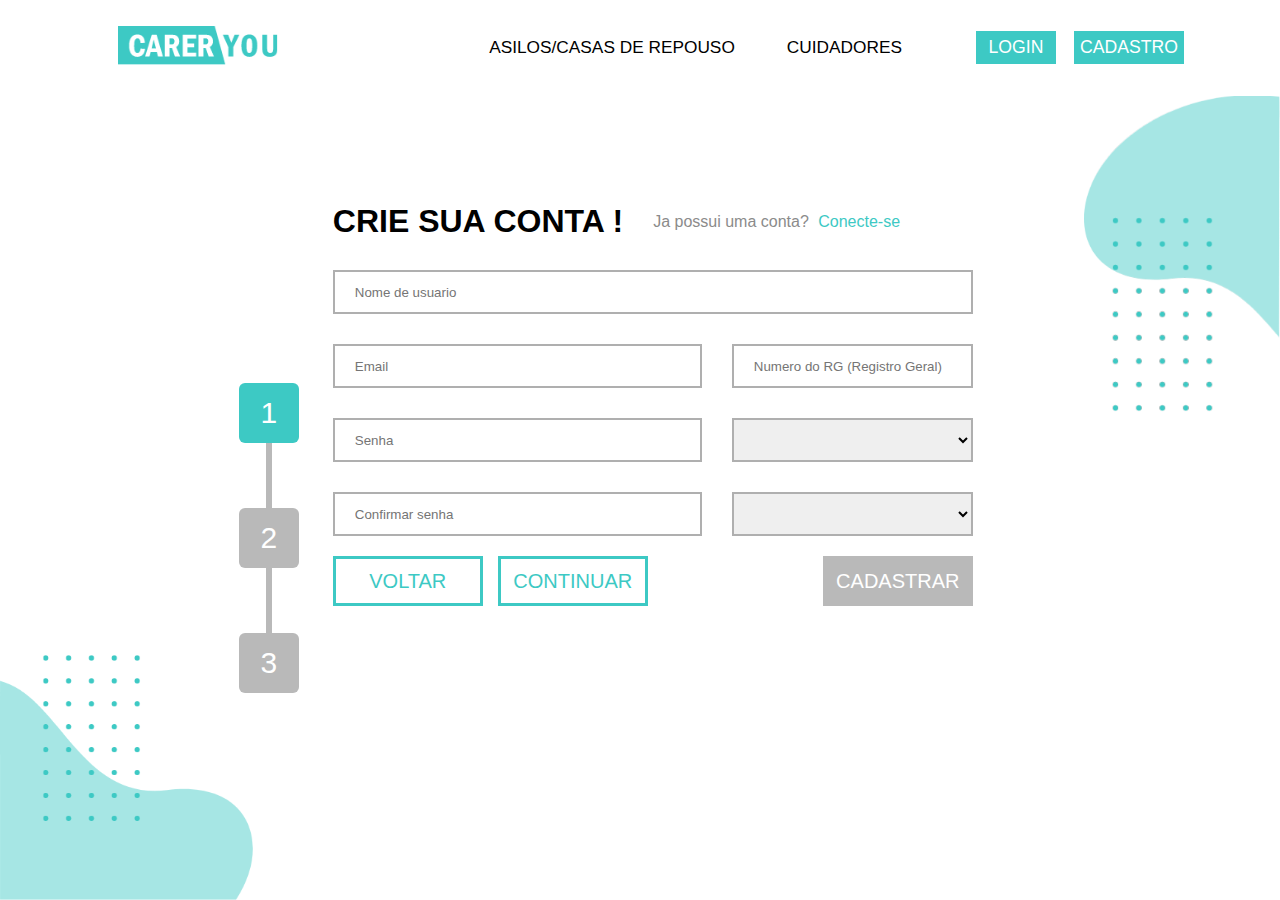
<file: MVC/View/cadastro.html>
<!DOCTYPE html>
<html lang="pt-br">
<head>
    <meta charset="UTF-8">
    <meta http-equiv="X-UA-Compatible" content="IE=edge">
    <meta name="viewport" content="width=device-width, initial-scale=1.0">
    <link rel="stylesheet" href="assets/css/cadastro.css">
    <link rel="stylesheet" href="assets/css/Nav-scadastro.css">
    <link rel="stylesheet" type="text/css" href="https://cdnjs.cloudflare.com/ajax/libs/font-awesome/6.0.0-beta2/css/all.min.css">
    
    <title>Cadastro</title>
</head>
<body>
    <header>
        <nav class="navbar">
            <input id="hamburger"type="checkbox" style="display:none">
            <label for="hamburger">
                <div class="hamburger"></div>
            </label>
            
            <a href="home.php"><img id="logo-monitor"src="assets/img/logo.png"></a>
            <ul>
                
                <li href="#"><a href="#">ASILOS/CASAS DE REPOUSO</a></li>
                <li><a href="#">CUIDADORES</a></li>
                <li class="nav-menu"><a href="#">SOBRE NÓS</a></li>
                <li class="nav-menu"><a href="#">CONTATE-NOS</a></li>
                <li class="nav-menu"><a href="#">FAQ</a></li>
                
                
                
              
            </ul>
            <a  href="login.html"><img id="icon-entrar"src="assets/img/login.png"></a>
            
            <a class="buttons-lc" href="login.php"><button id="nav-entrar">LOGIN</button></a>
            <a class="buttons-lc" href="cadastro.php"><button id="nav-cadastro">CADASTRO</button></a>
            

        </nav></header>
        <div class="content">
            <div class="pngLeft"><img src="assets/img/cadastro-leftpng.png"></div>
            <div class="cadastro">
                <div class="column-passos">
                    <div class="caixa" id="caixa1">1</div>
                    <div class="linha"></div>
                    <div class="caixa" id="caixa2">2</div>
                    <div class="linha"></div>
                    <div class="caixa" id="caixa3">3</div>
                </div>

                <div class="cadastro-form-div">

                    <div class="input-side">
                        <div class="titulo">
                            <h1>CRIE SUA CONTA !</h1>
                            <div class="subtitulo">Ja possui uma conta? <a href="#">Conecte-se</a></div>
                        </div>
                        <div class="input-div">

                            <div class="column-passos2">
                                    <div class="caixa2" id="caixa1">1</div>
                                    <div class="linha2"></div>
                                    <div class="caixa2" id="caixa2">2</div>
                                    <div class="linha2"></div>
                                    <div class="caixa2" id="caixa3">3</div>
                            </div>

                            <form>
                                <div class="parte1">
                                    <input class="nome"type="text" placeholder="Nome de usuario">
                                    <div class="quebraform">
                                        <div class="quebra-esquerda">
                                            <input type="email" placeholder="Email">
                                            <input type="password" placeholder="Senha">
                                            <input type="password" placeholder="Confirmar senha">
                                        </div>
                                        <div class="quebra-direita">
                                            <input type="text" placeholder="Numero do RG (Registro Geral)">
                                            <div class="quebra-direitapp">
                                                    <select placeholder="Região"class="quebraInput"name="cars" id="cars">
                                                            <option value="volvo">Masculino</option>
                                                            <option value="saab">Feminino</option>
                                                            <option value="saab">Prefiro não informar</option>
                                                            
                                                    </select>
                                                    <select placeholder="Gênero"class="quebraInput"name="cars" id="cars">
                                                            <option value="volvo">São Paulo</option>
                                                            <option value="saab">Santos</option>
                                                    </select>
                                                
                                            </div> 
                                        </div>
                                    </div>
                                    
                                </div>
                                <div class="parte2">
                                    <input type="radio" id="html" name="fav_language" value="HTML">
                                    <label for="html">HTML</label><br>
                                   <div class="OPcuidador">a</div>
                                   <div class="OPcliente">b</div>
                                </div>
                                <div class="parte3">
                                   3
                                </div>
    
                                
                                
                            </form>
                        </div>
                       
                    </div>

                    <div class="cadastro-nav">
                        <div class="NextBackdiv">
                            <button class="btnVoltar" onclick="voltar()">VOLTAR</button>
                            <button class="btnContinuar"onclick="proximo()">CONTINUAR</button>
                        </div>
                        <button class="cadastrar">CADASTRAR</button>
                    </div>

                </div>

            </div>
            <div class="pngRight"><img src="assets/img/cadastro-rightpng.png"></div>
        </div>
        <script src="scripts/cadastro.js"></script>
    
</body>
</html>
</file>
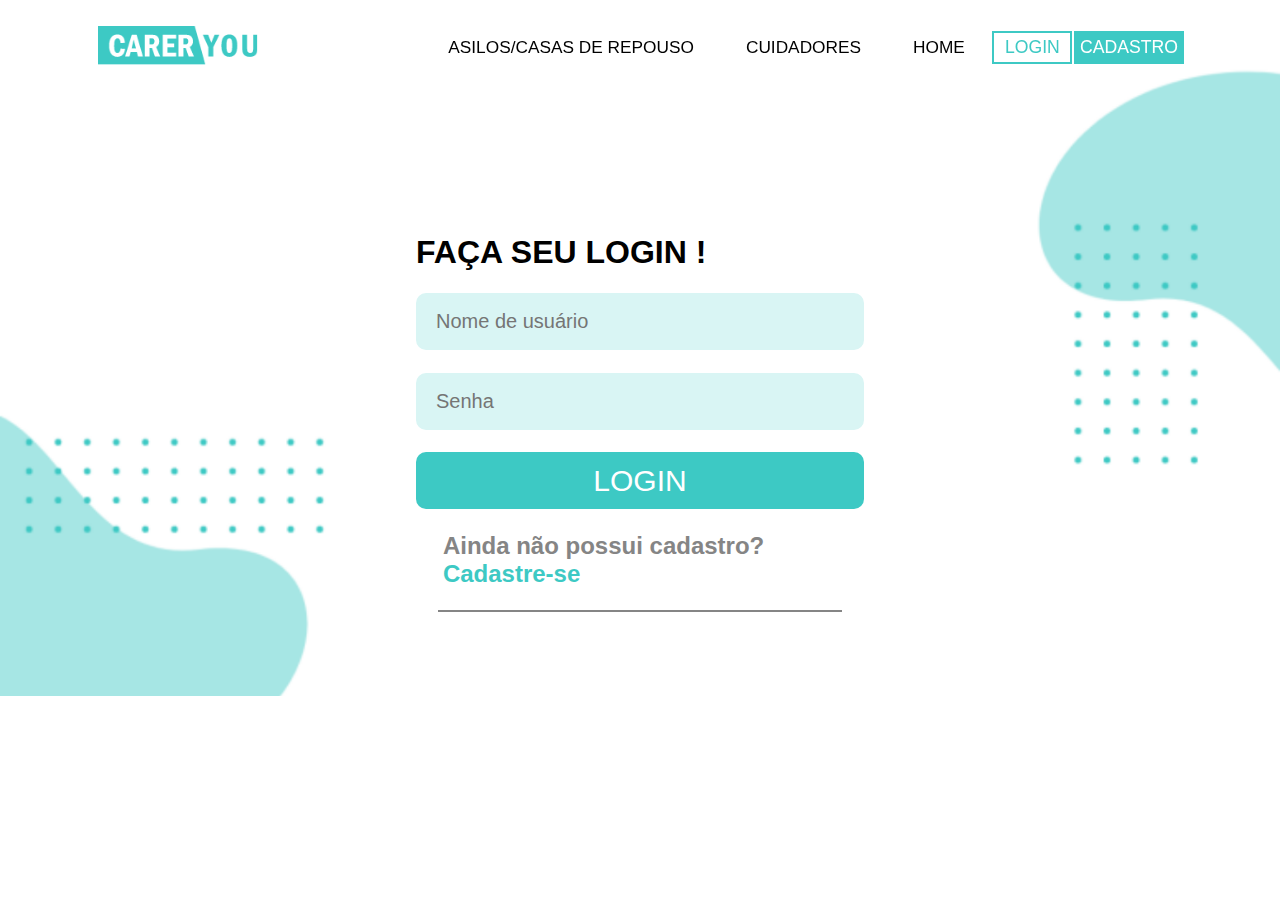
<file: MVC/View/login.html>
<!DOCTYPE html>
<html lang="en">
<head>
    <meta charset="UTF-8">
    <meta http-equiv="X-UA-Compatible" content="IE=edge">
    <meta name="viewport" content="width=device-width, initial-scale=1.0">
    <title>Login</title>
    <link rel="stylesheet" href="assets/css/Nav-scadastro.css">
    <link rel="stylesheet" href="assets/css/login.css">
   <!---kakaka-->
    
</head>
<body>
    <header>
        <nav class="navbar">
           <input id="hamburger"type="checkbox" style="display:none">
            <label for="hamburger">
                <div onclick="formf()" class="hamburger"></div>
            </label>
            
            <a  href="home.html"><img id="logo-monitor"src="assets/img/logo.png"></a>
            <ul>
                
                <li href="#"><a href="#">ASILOS/CASAS DE REPOUSO</a></li>
                <li><a href="#">CUIDADORES</a></li>
                <li><a href="home.html">HOME</a></li>
                <li class="nav-menu"><a href="#">SOBRE NÓS</a></li>
                <li class="nav-menu"><a href="#">CONTATE-NOS</a></li>
                <li class="nav-menu"><a href="#">FAQ</a></li>
                
                
                
              
            </ul> 
            
            <img id="icon-entrar"src="assets/img/login.png">
            <a class="buttons-lc" href="login.html"><button id="nav-entrar">LOGIN</button></a>
            <a class="buttons-lc" href="cadastro.html"><button id="nav-cadastro">CADASTRO</button></a>

        </nav>
    </header>
    
    <div id="main">
        <h1 >FAÇA SEU LOGIN !</h1>
        <form action="" autocomplete="on">
            <input class="input-style"type="text" placeholder="Nome de usuário">
            <input class="input-style"type="password" placeholder="Senha">
            <input id="submit"class="input-style"type="submit" value="LOGIN">
        </form>
        <h2 >Ainda não possui cadastro? <a href="cadastro.html">Cadastre-se</a></h2>
        <div id="linha"></div>
       
        
          

    </div>
  

   
    <script src="scripts/login.js"></script>
</body>
</html>
</file>
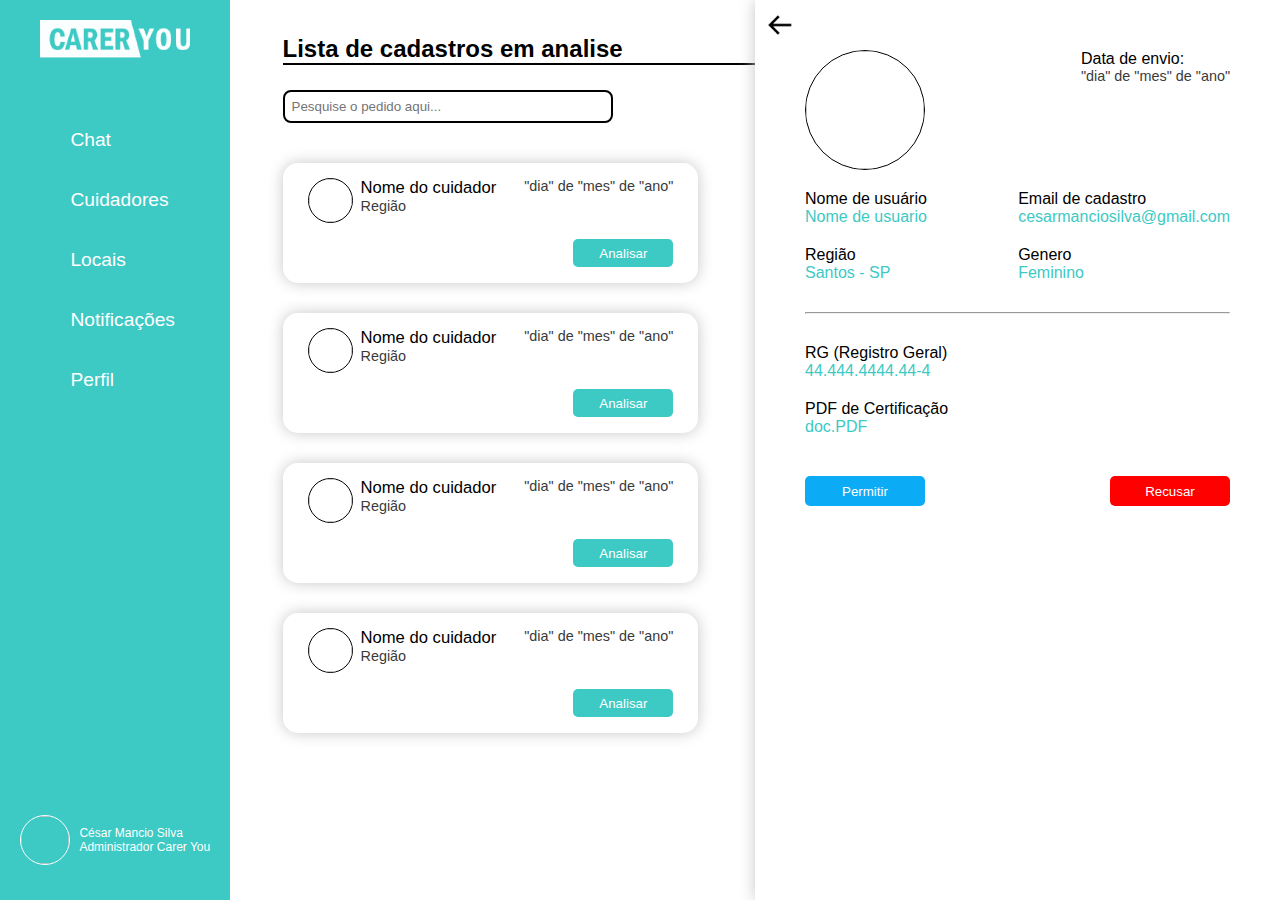
<file: Site/MVC/View/adm.html>
<!DOCTYPE html>
<html lang="en">
<head>
    <meta charset="UTF-8">
    <meta http-equiv="X-UA-Compatible" content="IE=edge">
    <meta name="viewport" content="width=device-width, initial-scale=1.0">
    <link href='https://unpkg.com/boxicons@2.1.1/css/boxicons.min.css' rel='stylesheet'>
    <link rel="stylesheet" href="assets/css/menu-adm.css">
    <link rel="stylesheet" href="assets/css/adm.css">
    <title>adm</title>
</head>
<body>
    <nav class="menu-side">
        <img class="logo" src="assets/img/logobranco.png">
        <ul class="lateral-navegação">
            <li class="Chat">Chat</li>
            <li class="Cuidadores" style="margin-bottom:0;">Cuidadores</li>
            <li class="sub-menu" onclick="analiseF()"id="analise">Analise</li>
            <li class="sub-menu" onclick="listaF()" id="listaCuid">Lista de cuidadores</li>

            <li class="Locais">Locais</li>
            <li class="Notificações">Notificações</li>
            <li class="Perfil">Perfil</li>
        </ul>
        <div class="bottom-profile">
            <img alt="">
            <ul>
                <li>César Mancio Silva</li>
                <li>Administrador Carer You</li>
            </ul>

        </div>
    </nav>
    <div class="Content-analise" >
        <div class="analise-content">
            
                <h2>Lista de cadastros em analise</h2>
                <div class="linha-title"></div>
                <input placeholder="Pesquise o pedido aqui..." type="search">

                <div class="card-analise">
                    <div class="header-card">
                        <div class="imgCard">
                           <img> 
                            <ul>
                                <li class="nome-cuidador">Nome do cuidador</li>
                                <li class="região-cuidador">Região</li>
                            </ul> 
                        </div>
                        <div class="data-envio">"dia" de "mes" de "ano"</div>
                    </div>
                    <button onclick="viewContent()">Analisar</button>
                </div>
                <div class="card-analise">
                    <div class="header-card">
                        <div class="imgCard">
                           <img> 
                            <ul>
                                <li class="nome-cuidador">Nome do cuidador</li>
                                <li class="região-cuidador">Região</li>
                            </ul> 
                        </div>
                        <div class="data-envio">"dia" de "mes" de "ano"</div>
                    </div>
                    <button onclick="viewContent()">Analisar</button>
                </div>
                <div class="card-analise">
                    <div class="header-card">
                        <div class="imgCard">
                           <img> 
                            <ul>
                                <li class="nome-cuidador">Nome do cuidador</li>
                                <li class="região-cuidador">Região</li>
                            </ul> 
                        </div>
                        <div class="data-envio">"dia" de "mes" de "ano"</div>
                    </div>
                    <button onclick="viewContent()">Analisar</button>
                </div>
                <div class="card-analise">
                    <div class="header-card">
                        <div class="imgCard">
                           <img> 
                            <ul>
                                <li class="nome-cuidador">Nome do cuidador</li>
                                <li class="região-cuidador">Região</li>
                            </ul> 
                        </div>
                        <div class="data-envio">"dia" de "mes" de "ano"</div>
                    </div>
                    <button onclick="viewContent()">Analisar</button>
                </div>
                
        
        </div>



        <div class="cuidador-content">
            <img onclick="closeContent()"class="backArrow"src="assets/img/arrow-back-regular-84.png">
            <div class="cuidador-header">
                <img>
                <ul>
                    <li>Data de envio:</li>
                    <li class="data-envio">"dia" de "mes" de "ano"</li>
                </ul>
            </div>
            <div class="info1">
                <div class="esquerda-info">
                    <ul class="nome-info">
                        <li>Nome de usuário</li>
                        <li class="selected-info">Nome de usuario</li>
                    </ul>
                    <ul class="região-info">
                        <li> Região</li>
                        <li class="selected-info">Santos - SP</li>
                    </ul>
                </div>
               <div class="esquerda-info">
                    <ul class="email-info">
                        <li>Email de cadastro</li>
                        <li class="selected-info">cesarmanciosilva@gmail.com</li>
                    </ul>
                    <ul class="Genero-info">
                        <li>Genero</li>
                        <li class="selected-info">Feminino</li>
                    </ul>
               </div>
                
            </div>
            <hr>
            <div class="info2">
                
                    <ul class="RG-info">
                        <li>RG (Registro Geral)</li>
                        <li class="selected-info">44.444.4444.44-4</li>
                    </ul>
                    <ul class="PDF-info">
                        <li>PDF de Certificação</li>
                        <li class="selected-info">doc.PDF</li>
                    </ul>
            </div>

            <div class="Button-div">
                <button class="Permitir">Permitir</button>
                <button class="Recusar">Recusar</button>
            </div>
            
            
        </div>
    </div>


    <script src="scripts/menu-adm.js"></script>
    <script src="scripts/adm.js"></script>
</body>
</html>
</file>
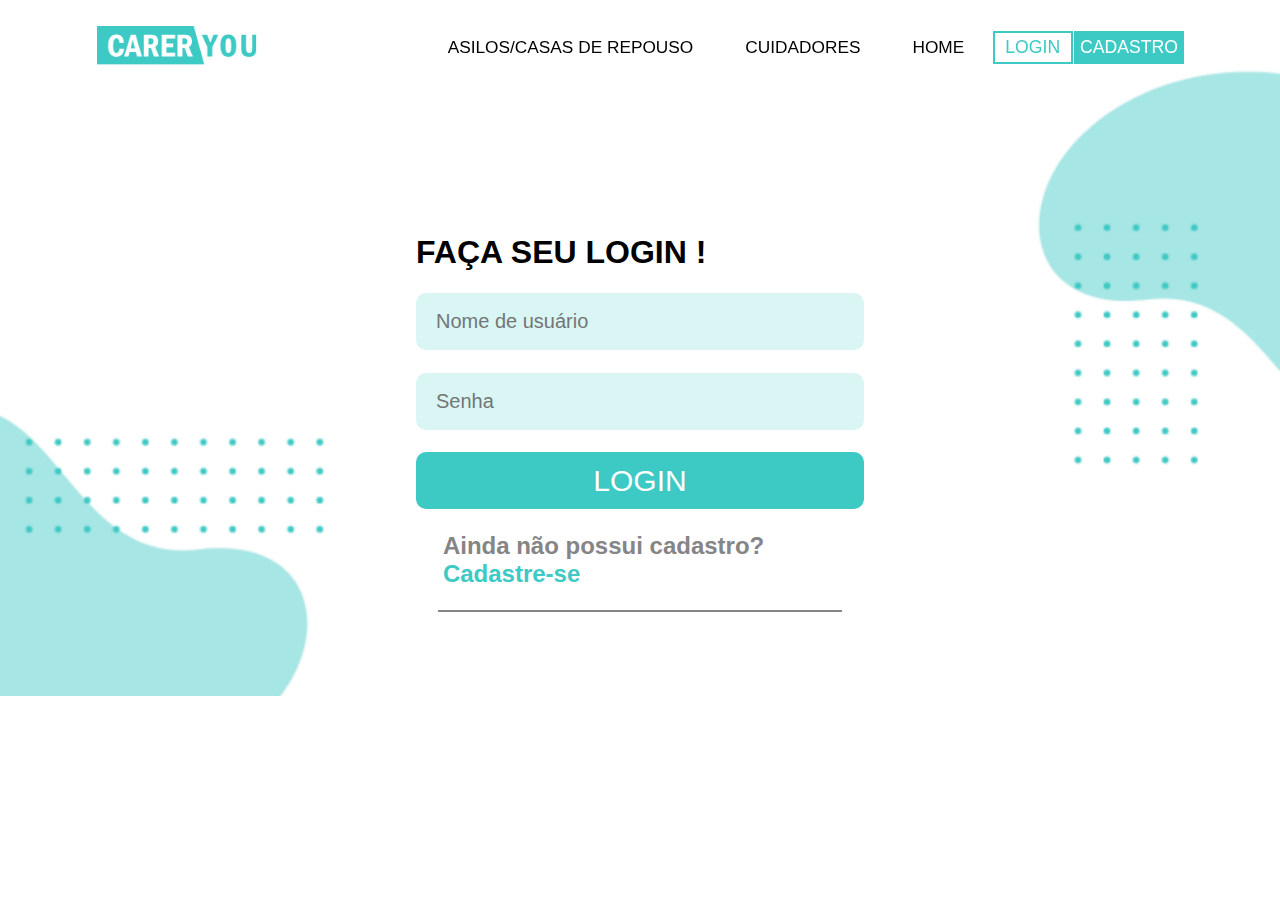
<file: Site/MVC/View/login.html>
<!DOCTYPE html>
<html lang="en">
<head>
    <meta charset="UTF-8">
    <meta http-equiv="X-UA-Compatible" content="IE=edge">
    <meta name="viewport" content="width=device-width, initial-scale=1.0">
    <title>Login</title>
    <link rel="stylesheet" href="assets/css/Nav-scadastro.css">
    <link rel="stylesheet" href="assets/css/login.css">
   <!---kakaka-->
    
</head>
<body>
    <header>
        <nav class="navbar">
           <input id="hamburger"type="checkbox" style="display:none">
            <label for="hamburger">
                <div onclick="formf()" class="hamburger"></div>
            </label>
            
            <a  href="home.php"><img id="logo-monitor"src="assets/img/logo.png"></a>
            <ul>
                
                <li href="#"><a href="#">ASILOS/CASAS DE REPOUSO</a></li>
                <li><a href="#">CUIDADORES</a></li>
                <li><a href="home.html">HOME</a></li>
                <li class="nav-menu"><a href="#">SOBRE NÓS</a></li>
                <li class="nav-menu"><a href="#">CONTATE-NOS</a></li>
                <li class="nav-menu"><a href="#">FAQ</a></li>
                
                
                
              
            </ul> 
            
            <a href="login.php"><img id="icon-entrar"src="assets/img/login.png"></a>
            <a class="buttons-lc" href="login.php"><button id="nav-entrar">LOGIN</button></a>
            <a class="buttons-lc" href="cadastro.php"><button id="nav-cadastro">CADASTRO</button></a>

        </nav>
    </header>
    
    <div id="main">
        <h1 >FAÇA SEU LOGIN !</h1>
        <form action="" autocomplete="on">
            <input class="input-style"type="text" placeholder="Nome de usuário">
            <input class="input-style"type="password" placeholder="Senha">
            <input id="submit"class="input-style"type="submit" value="LOGIN">
        </form>
        <h2 >Ainda não possui cadastro? <a href="cadastro.html">Cadastre-se</a></h2>
        <div id="linha"></div>
       
        
          

    </div>
  

   
    <script src="scripts/login.js"></script>
</body>
</html>
</file>
<file: MVC/View/assets/css/cadastro.css>
* {
    padding: 0;
    margin:0;
    box-sizing: border-box;
}
body, html{height: 100%;}
nav{
    background:white;
    z-index: 100;
}
.content{
    width:100vw;
    height:100%;
    
    padding-top:95px;
    
    display: flex;
    justify-content:space-between;
    
}
.pngLeft{
   height:calc(100% - 130px);
   width:18%;
   bottom:0;
   position:absolute; 
 
}
.pngLeft img{
    position: absolute;
    bottom:0;
    width:110%;
 }
.pngRight{
    height:calc(100% - 130px);
    width:18%;
    right:0;
    
    position:absolute; 
 }
 .pngRight img{
    width:85%;
    top:0;
    right:0;
    position:absolute;
    z-index: -10; 
 }
 .cadastro{
    height:calc(90% - 95px);
    width:60%;
    left:16%;
    right:16%;
    background:;
    position:absolute;
    display: flex; 
    top:20%;
 }
 .column-passos{
     height: 100%;
     width:20%;
     background:;
     display: flex;
     flex-direction: column;
     align-items: center;
     justify-content: center;
     background: ;
 }
 .column-passos .caixa{
     display: block;
     width: 60px;
     height: 60px;
     color:white;
     font-size: 30px;
     display: flex;
     align-items: center;
     justify-content: center;
     background: #3DC9C4;
     border-radius: 6px;
 }
 button{
     cursor:pointer;
 }
 .btnVoltar{
     display: block;
 }
 
 #caixa2, #caixa3{
     background:#b9b9b9;
 }
 .column-passos .linha{
    display: block;
    height: 65px;
     width: 6px;
     background:  #b9b9b9;
}
.column-passos2{
    width: 100%;
    height:50px;
    background:red;
    display: none;
} 
 .cadastro-form-div{
     width:100%;
     height:100%;
     
     padding-top: 3%;
 }
 .input-side{
     display: block;
 }
 .cadastro-form-div .input-side .titulo{
    width:100%;
    background:y;
    display: flex;
    align-items: center;
    flex-flow: wrap;

}
.cadastro-form-div .input-side .subtitulo{
    padding-left: 30px;
    COLOR:#8b8b8b;
}
.cadastro-form-div .input-side .subtitulo a{
    text-decoration: none;
    padding-left: 5px;
    color:#3DC9C4 ;
}
 .cadastro-form-div .cadastro-nav{
     width:100%;
     background:;
     padding-top: 20px;
     display: flex;
     justify-content: space-between;
    
}

.cadastro-nav button{
    width:150px;
    height: 50px;
    background-color: #b9b9b9;
    color:white;
    border:none;
    font-size: 20px;
}
.cadastro-nav .NextBackdiv{
    display:flex;

}
.cadastro-nav .NextBackdiv button{
    background: transparent;
    border: 3px solid #3DC9C4;
    color:#3DC9C4;
    font-size: 20px;

}
.cadastro-nav .NextBackdiv button:not(:first-child){
    background: transparent;
    border: 3px solid #3DC9C4;
    color:#3DC9C4;
    font-size: 20px;
    margin-left: 15px;

}
.input-side .input-div{
    padding-top: 0px;
    width:100%;
    background: ;
}
.input-side .input-div input{
    width: 100%;
    height: 0px;
    margin-top: 30px;
    padding: 20px;
    border:2px solid rgb(175, 175, 175);
}
.input-side .input-div select{
    width: 100%;
    height: 0px;
    margin-top: 30px;
    padding: 20px;
    border:2px solid rgb(175, 175, 175);
}

.parte2{
    display:none;
}
.parte3{
    display:none;
}    

.parte1 .quebraform{
    width: 100%;  
    display: flex;
    padding-top:0px ;
    

}

.quebraform .quebra-esquerda{
    width: 60%;
    padding-right:15px ;
    background: ;

}
.quebraform .quebra-direita{
    width: 40%;
    padding-left:15px ;
    background: ;

}
@media(max-width:990px){ 
    .cadastro{
        width:75%;
        left: 8%;
    right:22%;
    }
    
   
}
@media(max-width:821px){
    .cadastro-form-div .input-side .titulo{
        display: block;
    }
    .cadastro-form-div .input-side .subtitulo {
        padding-left: 0px;
        COLOR: #8b8b8b;
    }
    .parte1 .quebraform{
    width: 100%;  
    display: block;
    padding-top:0px ;
    }
    .quebraform .quebra-esquerda{
    width: 100%;
    padding-right:0px ;
    }
    .quebraform .quebra-direita{
    width: 100%;
    padding-left:0px ; 
    }
    .column-passos{
        display: none;
    }
    .column-passos2{
        margin-top: 20px;
        margin-bottom: 10px;
        width: 100%;
        align-items: center;
        display: flex;
        background: none;
    } 
    .column-passos2 .caixa2{
        width:200px;
        height: 60px;
        background: #3DC9C4;
        color: white;
        font-size: 30px;
        display: flex;
        align-items: center;
        justify-content: center;
        background: #3DC9C4;
        border-radius: 6px;
    
    } 
    .column-passos2 .linha2{
        width:80%;
        height: 8px;
        background:  #b9b9b9;
    
    } 
    .cadastro{
       top:12%;
        width:80%;
        left:10%;
        right:16%;
        
     }
     .pngLeft{
        display: none;
      
     }
     .pngRight{
        display: none;
      }
      .quebra-direitapp{
        display:flex;
        justify-content: space-between;
    }

    .parte1 .quebra-direitapp .quebraInput{
        width:47%;
    }
    
}
@media(max-width:610px){
    .cadastro-form-div .cadastro-nav .cadastrar{
        margin-top: 15px;
       
    }  
    .cadastro-form-div .cadastro-nav{
        display: block;
       
   }

}
@media(max-width:400px){
    h1{
        font-size:150%;
    }
    .subtitulo{
        font-size:90%;
    }
    .cadastro-nav{
        margin-top:0;
    }
    .cadastro-nav button{
        width:120px;
        height: 40px;
        
        font-size: 16px;
    }
    .cadastro-nav .NextBackdiv button{
        width:120px;
        height: 40px;
        
        font-size: 14px;
    }
    .cadastro-nav .NextBackdiv button:not(:first-child){
        font-size: 16px;
    }
    .input-side .input-div{
        width:100%;
    }
    .input-side .input-div input{
        width: 100%;
        height: 10px;
        margin-top: 10px;
        border:2px solid rgb(175, 175, 175);
    }
    .column-passos2{
        margin-top: 13px;
        margin-bottom: 3px;
       
    } 
    .column-passos2 .caixa2{
        width:180px;
        height: 45px;
        background: #3DC9C4;
        color: white;
        font-size: 30px;
        display: flex;
        align-items: center;
        justify-content: center;
        background: #3DC9C4;
        border-radius: 6px;
    
    } 


    
}
</file>
<file: MVC/View/assets/css/Nav-scadastro.css>
body{
    background:red;
}
*{
    margin:0;
    padding:0; 
    box-sizing: border-box;
    font-family: 'Franklin Gothic Medium', 'Arial Narrow', Arial, sans-serif;
}
body{

    background-color: rgb(255, 255, 255);
}
nav{
    display:flex;
    
    position:fixed;

    justify-content: space-between;
    padding-top:2%;
    padding-left:7.5%;
    padding-right:7.5%;
    padding-bottom: 2%;
    align-items: center;
    align-content: center;
    font-size: 108%;
     
     background-color: white;

     width:100%;
}
nav ul{
    list-style: none;
    display: flex;
    margin-left:15%;
}
nav ul a{
    text-decoration: none;
    color: black;
}
nav ul li{
    padding:0px 26px;
}

#logo-monitor{
    width:160px;
    cursor: pointer;
}
#icon-entrar{
    display: none;
    width:50px;
    cursor: pointer;
}
.nav-menu{
    display: none;

}
#nav-entrar{
    background-color:#3DC9C4;
    color: white;
    border:none;
    width:80px;
    height:33px;
    font-size: 102%;
    cursor: pointer;
    margin-left:5%;
}
#nav-cadastro{
    background-color:#3DC9C4;
    color: white;
    border:none;
    width:110px;
    height:33px;
    font-size: 102%;
    cursor: pointer;
}
.hamburger{
    width:33px;
    height:33px;
    display:none;
    border-radius: 10%;
    position:relative;
    cursor: pointer;
}
.hamburger:after{
    content:'';
    position:absolute;
    top:30%;
    left:15%;
    width:70%;
    height:10%;
    border-radius:20px;
    background-color: rgb(0, 0, 0);
    transition: 1s ease;
}
.hamburger:before{
    content:'';
    position:absolute;
    top:60%;
    left:15%;
    width:70%;
    height:10%;
    border-radius:20px;
    background-color: rgb(0, 0, 0);
    transition: 1s ease;
}
#hamburger:checked ~ label .hamburger:after{
    transform: rotate(225deg);
    top:45%;
}
#hamburger:checked ~ label .hamburger:before{
    transform: rotate(-405deg);
    width:70%;
    top:45%;
}
@media(max-width:1194px){
    nav ul{
        margin-left:10%;
    }
    #nav-entrar{
        margin-left: 0;
    }
}
@media(max-width:1100px){
    nav ul{
        margin-left:2%;
    }
}
@media(max-width:980px){
    #nav-entrar{
        display: none;
    }
    #nav-cadastro{
        display: none;
    }
    #icon-entrar{
        display: block;
    }
}
@media(max-width:830px){
    nav{
        padding-left:11%;
        
    }
    .nav-menu{
        display: block;
    }
    
    #nav-entrar{
        display: none;
    }
    #nav-cadastro{
        display: none;
    }
    #icon-entrar{
        display: block;
    }
    .buttons-lc{
        display: none;
    }
    .hamburger{
        display:block;
    }
    nav ul{
        position:fixed;
        width: 40%;
        height:100vh;
        background:#ffffff;
        top:80px;
        
        left:-110%;
        text-align:center;
        transition: all .1s;
        display: block;
        border-bottom: 1px solid black;
        border-right: 1px solid rgb(223, 221, 221);
        border-top: white;
        

    }
    nav ul li{
        display: block;
        margin:px 0;
        line-height: 64px;
        background-color: rgb(255, 255, 255);
        border: 0.001px solid rgb(235, 235, 235);

    }
   
    nav ul li:hover{
        
        background-color: rgb(245, 243, 243);
        

    }
    nav ul li a{
        font-size:15px;
    }
    a:active, a:hover{
        background:none;
        color:rgb(43, 42, 42);
    }
    #hamburger:checked ~ ul{
        
        left:-2%;
    }
}
@media(max-width:768px){
    nav ul{
        margin-left:2%;
    }
    nav ul li{
        padding:0px 18px;
    }
}
@media(max-width:714px){
    nav ul{
        top:77px;
    }
}
@media(max-width:590px){
    nav ul{
        top:70px;
        width: 50%;
    }
    #logo-monitor{
        width:130px;
        cursor: pointer;
    }
}
@media(max-width:490px){
    nav ul{
        top:67px;
        width:55%;
    }
}
@media(max-width:430px){
    nav ul{
        top:67px;
        width:70%;
    }
}
</file>
<file: MVC/View/assets/css/login.css>
*{
    margin:0;
    padding:0; 
    box-sizing: border-box;
    font-family: 'Franklin Gothic Medium', 'Arial Narrow', Arial, sans-serif;
}
body{
    background-image:url('../img/fundo-login.png');
    background-size: cover;
    background-repeat: no-repeat, repeat;
    
    
}
nav{
    background: transparent;
}
#nav-entrar{
    background-color:transparent;
    color: #3DC9C4;
    border:2px solid #3DC9C4;
    
}

#main{
    width: 35%;
    height: 68%;   
    position:absolute;
    left:50%;
    top:60%;
    transform:translate(-50%,-50%);
   
}
#main.on{
    display: none;
}
.input-style{
    width: 100%;
    height: 57px;
    margin-top: 5%;
    border-radius: 10px;
    border:none;
    background-color: #D9F5F4 ;
    padding: 12px 20px;

  box-sizing: border-box;
  font-size: 20px;
  color:black;
}
.input-style:focus{
    border:none;

}
input[type=submit]{
    width: 100%;
    height: 57px;
    margin-top: 5%;
    border-radius: 10px;
    border:none;
    background-color: #3DC9C4;
    color:white;
    font-size: 30px;
}
h2{
    margin-top: 5%;
    color:rgb(133, 133, 133);
}
a{
    
    color:#3DC9C4;
    text-decoration: none;
}
#linha{
    width:90%;
    height:2px;
    margin-left:5%;
    margin-top: 5%;
    background-color: rgb(133, 133, 133);
}
#main button{
    width:100%;
    height:57px;
    margin-top: 5%;
    background-color: white;
    border-radius:10px;
}
#main h2{
    margin-left: 6%;
}
#nav-entrar{
    margin-left:0;
}

@media(max-width:1210px){
    #nav-entrar{
       display: none;
    }
    #main{
        width: 45%;
       
       
    }
    body{
        background: none;
    }
    
    

}
@media(max-width:1000px){
    h1{
        font-size: 160%;
    }
    h2{
        font-size: 125%;
    }

}
@media(max-width:980px){
    #icon-entrar{
        display: block;
    }

}
@media(max-width:950px){
    body{
        background:none;
        
    }
}
@media(max-width:830px){
    .hamburger{
        display: BLOCK;
    }
    
    
    #main{
        width: 55%;
       
       
    }
}
@media(max-width:700px){
    #main{
        width:70%;
    }
}
@media(max-width:550px){
    #main{
        width:80%;
    }
}
@media(max-width:450px){
    h1{
        font-size: 170%;
    }
    h2{
        padding-left:2%;
        font-size:90%;
    }
    #main{
        top:65%;
    }
    .input-style{
        width: 100%;
        height: 50px;
        margin-top: 5%;
        border-radius: 10px;
        border:none;
        background-color: #D9F5F4 ;
        padding: 12px 20px;
    
      box-sizing: border-box;
      font-size: 20px;
      color:black;
    }
    .input-style:focus{
        border:none;
    
    }
    input[type=submit]{
        width: 100%;
        height: 50px;
        margin-top: 5%;
        border-radius: 10px;
        border:none;
        background-color: #3DC9C4;
        color:white;
        font-size: 25px;
    }

}
@media(max-width:430px){
    body{
        background-image: url("../img/login-mobile-fundo.png");
        background-size: cover;
    }
}
</file>
<file: Site/MVC/View/assets/css/menu-adm.css>
*{
    margin: 0;
    padding: 0;
    box-sizing: border-box;
    font-family: 'Franklin Gothic Medium', 'Arial Narrow', Arial, sans-serif;
}
body{
    display: flex;
}
/*menu lateral*/
.menu-side{
    width: 230px;
    min-width: 230px;
    height: 100vh;
    min-height: 650px;
    background-color: #3DC9C4;
    display: flex;
    flex-direction: column;
    align-items: center;
    justify-content: space-between;
    padding:20px 0;
    position: relative;  
}
.menu-side .logo{
    width: 150px;
}
.lateral-navegação{
    position:absolute;
    width: 200px;
    top: 260px;
    
    left:-2% ;
    transform: translate(-0%,-50%);

    list-style: none;
    
}
.lateral-navegação.on{
    top: 280px;
    
}
.lateral-navegação li{
    font-size: 120%;
    justify-content: right;
    margin: 10% 0;
    line-height: 40px;
    color:rgb(255, 255, 255);
    

    padding-left: 75px;
    cursor: pointer;
    border-radius: 5px;
}
.lateral-navegação li:hover{
    background:white;
    color:#3DC9C4;
    border:1px solid;
}
.lateral-navegação .sub-menu{
    font-size: 80%;
    margin: 0;
    display: none;
}
.Cuidadores.on{
    color: #3DC9C4;
    background: #ffffff;
}

.lateral-navegação .sub-menu:hover{
    background: none;
    border: none;
    text-decoration: underline;
    color: white;
}
#analise.on{
    display:block;
}
#listaCuid.on{
    display:block;
}
.bottom-profile{
    width: 100%;
    height: 80px ;
    
    padding:0 15px;
    align-items: center;
    display: flex;
    justify-content: space-around;
}
.bottom-profile img{
    width: 50px;
    height:  50px;
    border-radius: 50%;
    border:1px solid white;
}
.bottom-profile ul {
    list-style: none;
}
.bottom-profile li {
    font-size: 75%;
    color: white;
}
</file>
<file: Site/MVC/View/assets/css/adm.css>
.Content-analise{
    display: flex;
    width: 85%;
    height: 100vh;
    min-height: 650px;
    
    
}
.analise-content{
    width: 50%;
    min-width: 490px;
    height: 100vh;
    min-height: 650px;
    
    padding: 35px 0 35px 5%;
    overflow-y: auto;
}
.analise-content input[type="search"]{
    width: 70%;
    padding: 7px;
    border-radius: 8px;
    margin:25px 0 10px 0;
    border: 2.5px solid black;
    
    
}
.cuidador-content{
    width: 50%;
    min-width: 490px;
    min-height: 650px;
    height: 100vh;
    z-index: 100;
    box-shadow: 0px 0px 15px rgb(199, 199, 199);
    padding: 50px;
    position: relative;
    display: block;
}
.backArrow{
    position: absolute;
    top: 10px;
    left:10px;;
    width: 30px;
    cursor: pointer;
    
}
.cuidador-header{
    width: 100%;
    
    display: flex;
    justify-content: space-between;
}
.cuidador-header ul{
    list-style: none;
}
.cuidador-header img{
    width: 120px;
    height: 120px;
    border-radius: 50%;
    border:1px solid;
    
}
.info1{
    display: flex;
    justify-content: space-between;
}
.info1 ul{
    list-style: none;
}
.info2{
    display: block;
}
.info2 ul{
    list-style: none;
}
.info2 li:first-child{
    margin-top: 20px;
}
.info1 li:first-child{
    margin-top: 20px;
}
.linha-title{
    width: 100%;
    height: 2px;
    background-color: black;
}
.Button-div{
    margin-top:40px;
    width: 100%;
    display: flex;
    justify-content: space-between;
}
.Button-div button{
    width: 120px;
    height: 30px;
    border: none;
    color: white;
    border-radius: 5px;
    cursor: pointer;
}
.Permitir{
    background: rgb(11, 171, 245);
}
.Recusar{
    background-color: red;
}
.card-analise{
    width: 88%;
    height: 120px;
    box-shadow: 0px 0px 15px rgb(199, 199, 199);
    border-radius: 15px;
    margin-top: 30px;
    padding: 15px 25px;
    position: relative;
    
    
    
}
.card-analise button{
    width: 100px;
    height: 28px;
    position: absolute;
    bottom: 13%;
    right: 6%;
    transform: translate(-0%,-0%);
    background-color: #3DC9C4;
    border: none;
    color: white;
    border-radius: 5px;
    cursor: pointer;
}
.card-analise img{
    width: 45px;
    min-height: 45px;
    min-height: 45px;
    height: 45px;
    border:1px solid black;
    border-radius: 50%;
}
.header-card{
    display: flex;
    width: 100%;
    justify-content: space-between;
}
.selected-info{
    color: #3DC9C4;
}
hr{
    margin: 30px 0;
}
.imgCard{
    display: flex;
    justify-content: space-between;
}
.header-card ul{
    list-style: none;
    margin-left: 8px;
    
}
.região-cuidador, .data-envio{
    font-size: 90%;
    color: rgb(58, 58, 58);
}
.nome-cuidador{
    font-size: 104%;
}
</file>
<file: Site/MVC/View/assets/css/Nav-scadastro.css>
body {
  background: red;
}
* {
  margin: 0;
  padding: 0;
  box-sizing: border-box;
  font-family: "Franklin Gothic Medium", "Arial Narrow", Arial, sans-serif;
}
body {
  background-color: rgb(255, 255, 255);
}
nav {
  display: flex;

  position: fixed;

  justify-content: space-between;
  padding-top: 2%;
  padding-left: 7.5%;
  padding-right: 7.5%;
  padding-bottom: 2%;
  align-items: center;
  align-content: center;
  font-size: 108%;

  background-color: white;

  width: 100%;
}
nav ul {
  list-style: none;
  display: flex;
  margin-left: 15%;
}
nav ul a {
  text-decoration: none;
  color: black;
}
nav ul li {
  padding: 0px 26px;
}

#logo-monitor {
  width: 160px;
  cursor: pointer;
}
#icon-entrar {
  display: none;
  width: 50px;
  cursor: pointer;
}
.nav-menu {
  display: none;
}
#nav-entrar {
  background-color: #3dc9c4;
  color: white;
  border: none;
  width: 80px;
  height: 33px;
  font-size: 102%;
  cursor: pointer;
  margin-left: 5%;
}
#nav-cadastro {
  background-color: #3dc9c4;
  color: white;
  border: none;
  width: 110px;
  height: 33px;
  font-size: 102%;
  cursor: pointer;
}
.hamburger {
  width: 33px;
  height: 33px;
  display: none;
  border-radius: 10%;
  position: relative;
  cursor: pointer;
}
.hamburger:after {
  content: "";
  position: absolute;
  top: 30%;
  left: 15%;
  width: 70%;
  height: 10%;
  border-radius: 20px;
  background-color: rgb(0, 0, 0);
  transition: 1s ease;
}
.hamburger:before {
  content: "";
  position: absolute;
  top: 60%;
  left: 15%;
  width: 70%;
  height: 10%;
  border-radius: 20px;
  background-color: rgb(0, 0, 0);
  transition: 1s ease;
}
.btn-sair {
  text-decoration: none;
  color: white;
  background-color: red;
  padding: 10px 20px;
}
#hamburger:checked ~ label .hamburger:after {
  transform: rotate(225deg);
  top: 45%;
}
#hamburger:checked ~ label .hamburger:before {
  transform: rotate(-405deg);
  width: 70%;
  top: 45%;
}
@media (max-width: 1194px) {
  nav ul {
    margin-left: 10%;
  }
  #nav-entrar {
    margin-left: 0;
  }
}
@media (max-width: 1100px) {
  nav ul {
    margin-left: 2%;
  }
}
@media (max-width: 980px) {
  #nav-entrar {
    display: none;
  }
  #nav-cadastro {
    display: none;
  }
  #icon-entrar {
    display: block;
  }
}
@media (max-width: 830px) {
  nav {
    padding-left: 11%;
  }
  .nav-menu {
    display: block;
  }

  #nav-entrar {
    display: none;
  }
  #nav-cadastro {
    display: none;
  }
  #icon-entrar {
    display: block;
  }
  .buttons-lc {
    display: none;
  }
  .hamburger {
    display: block;
  }
  nav ul {
    position: fixed;
    width: 40%;
    height: 100vh;
    background: #ffffff;
    top: 80px;

    left: -110%;
    text-align: center;
    transition: all 0.1s;
    display: block;
    border-bottom: 1px solid black;
    border-right: 1px solid rgb(223, 221, 221);
    border-top: white;
  }
  nav ul li {
    display: block;
    margin: px 0;
    line-height: 64px;
    background-color: rgb(255, 255, 255);
    border: 0.001px solid rgb(235, 235, 235);
  }

  nav ul li:hover {
    background-color: rgb(245, 243, 243);
  }
  nav ul li a {
    font-size: 15px;
  }
  a:active,
  a:hover {
    background: none;
    color: rgb(43, 42, 42);
  }
  #hamburger:checked ~ ul {
    left: -2%;
  }
}
@media (max-width: 768px) {
  nav ul {
    margin-left: 2%;
  }
  nav ul li {
    padding: 0px 18px;
  }
}
@media (max-width: 714px) {
  nav ul {
    top: 77px;
  }
}
@media (max-width: 590px) {
  nav ul {
    top: 70px;
    width: 50%;
  }
  #logo-monitor {
    width: 130px;
    cursor: pointer;
  }
}
@media (max-width: 490px) {
  nav ul {
    top: 67px;
    width: 55%;
  }
}
@media (max-width: 430px) {
  nav ul {
    top: 67px;
    width: 70%;
  }
}
</file>
<file: Site/MVC/View/assets/css/login.css>
* {
  margin: 0;
  padding: 0;
  box-sizing: border-box;
  font-family: "Franklin Gothic Medium", "Arial Narrow", Arial, sans-serif;
}
body {
  background-image: url("../img/fundo-login.png");
  background-size: cover;
  background-repeat: no-repeat, repeat;
}
nav {
  background: transparent;
}
#nav-entrar {
  background-color: transparent;
  color: #3dc9c4;
  border: 2px solid #3dc9c4;
}

#main {
  width: 35%;
  height: 68%;
  position: absolute;
  left: 50%;
  top: 60%;
  transform: translate(-50%, -50%);
}
#main.on {
  display: none;
}
.input-style {
  width: 100%;
  height: 57px;
  margin-top: 5%;
  border-radius: 10px;
  border: none;
  background-color: #d9f5f4;
  padding: 12px 20px;

  box-sizing: border-box;
  font-size: 20px;
  color: black;
}
.input-style:focus {
  border: none;
}
input[type="submit"] {
  width: 100%;
  height: 57px;
  margin-top: 5%;
  border-radius: 10px;
  border: none;
  background-color: #3dc9c4;
  color: white;
  font-size: 30px;
}
h2 {
  margin-top: 5%;
  color: rgb(133, 133, 133);
}
a {
  color: #3dc9c4;
  text-decoration: none;
}
#linha {
  width: 90%;
  height: 2px;
  margin-left: 5%;
  margin-top: 5%;
  background-color: rgb(133, 133, 133);
}
#main button {
  width: 100%;
  height: 57px;
  margin-top: 5%;
  background-color: white;
  border-radius: 10px;
}
#main h2 {
  margin-left: 6%;
}
#nav-entrar {
  margin-left: 0;
}

@media (max-width: 1210px) {
  #nav-entrar {
    display: none;
  }
  #main {
    width: 45%;
  }
  body {
    background: none;
  }
}
@media (max-width: 1000px) {
  h1 {
    font-size: 160%;
  }
  h2 {
    font-size: 125%;
  }
}
@media (max-width: 980px) {
  #icon-entrar {
    display: block;
  }
}
@media (max-width: 950px) {
  body {
    background: none;
  }
}
@media (max-width: 830px) {
  .hamburger {
    display: BLOCK;
  }

  #main {
    width: 55%;
  }
}
@media (max-width: 700px) {
  #main {
    width: 70%;
  }
}
@media (max-width: 550px) {
  #main {
    width: 80%;
  }
}
@media (max-width: 450px) {
  h1 {
    font-size: 170%;
  }
  h2 {
    padding-left: 2%;
    font-size: 90%;
  }
  #main {
    top: 65%;
  }
  .input-style {
    width: 100%;
    height: 50px;
    margin-top: 5%;
    border-radius: 10px;
    border: none;
    background-color: #d9f5f4;
    padding: 12px 20px;

    box-sizing: border-box;
    font-size: 20px;
    color: black;
  }
  .input-style:focus {
    border: none;
  }
  input[type="submit"] {
    width: 100%;
    height: 50px;
    margin-top: 5%;
    border-radius: 10px;
    border: none;
    background-color: #3dc9c4;
    color: white;
    font-size: 25px;
  }
}
@media (max-width: 430px) {
  body {
    background-image: url("../img/login-mobile-fundo.png");
    background-size: cover;
  }
}
#responseArea {
  color: red;
  text-align: center;
  display: none;
}
</file>
